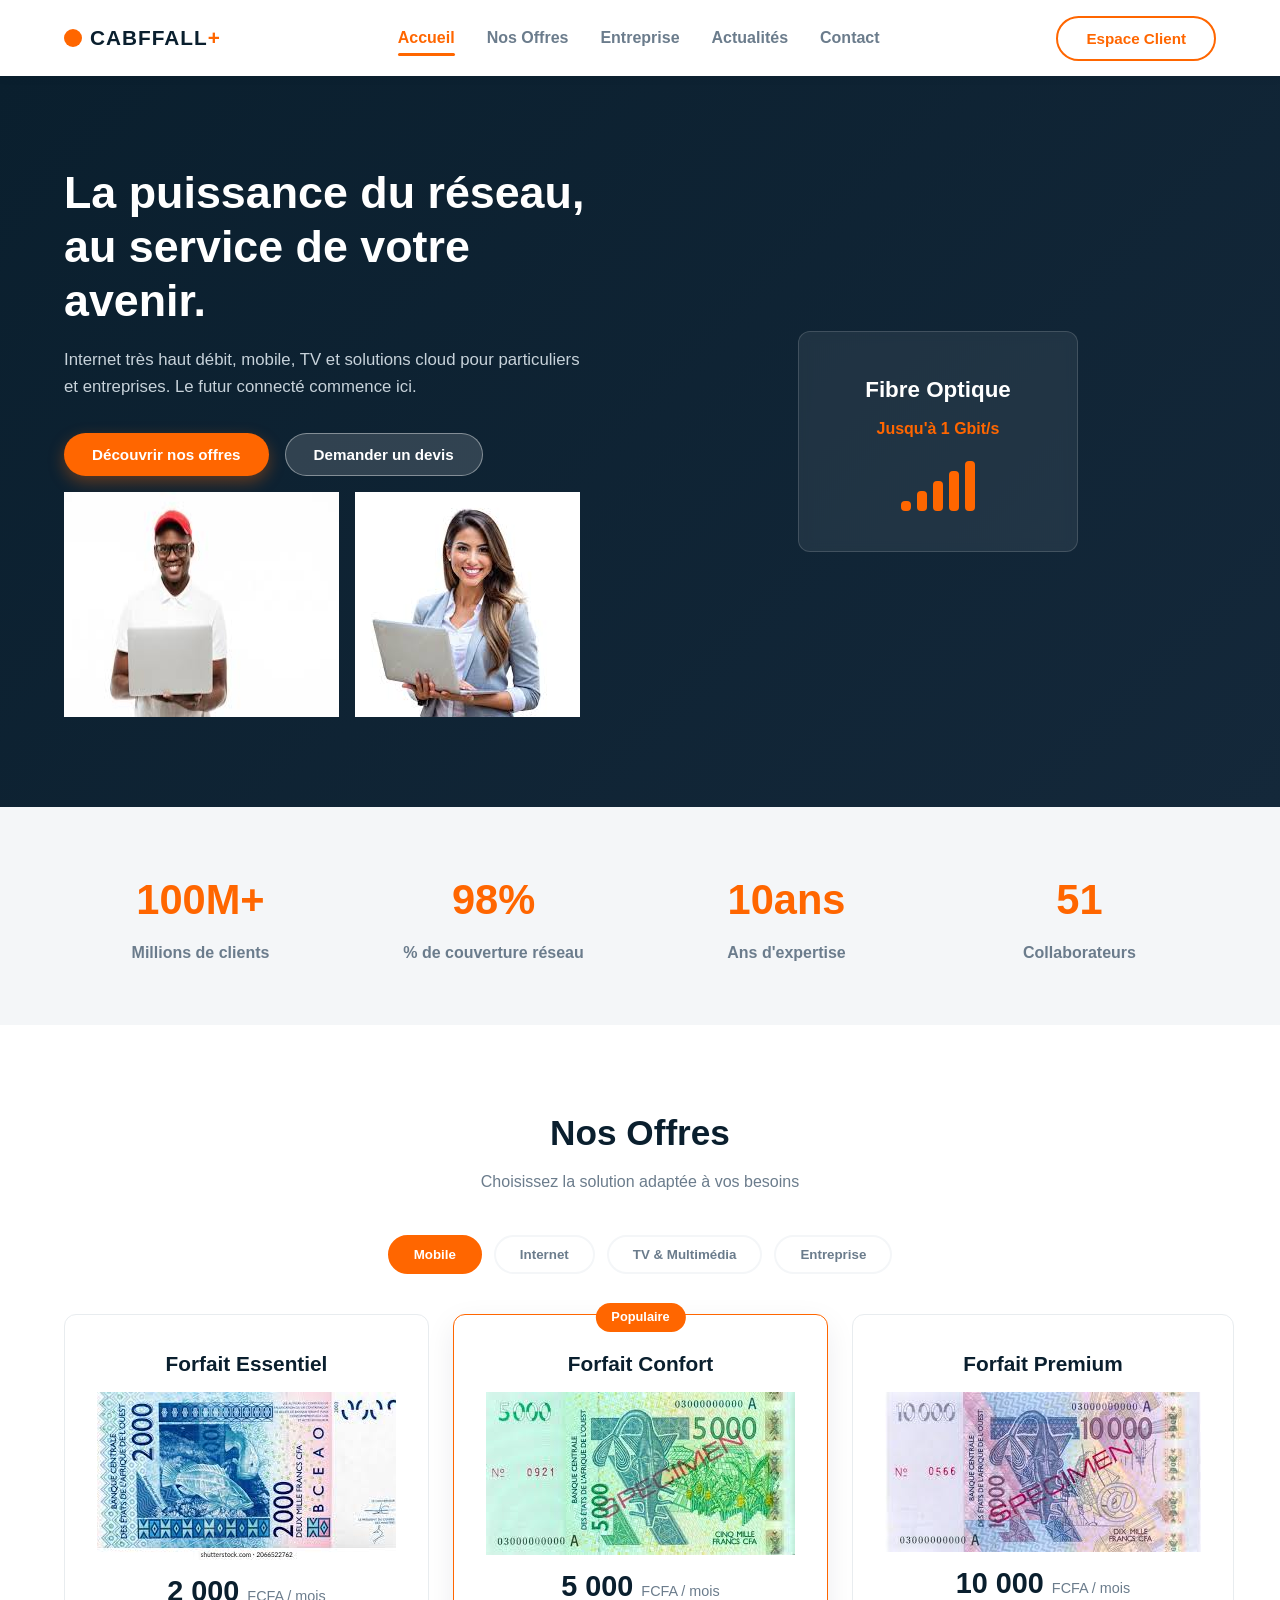
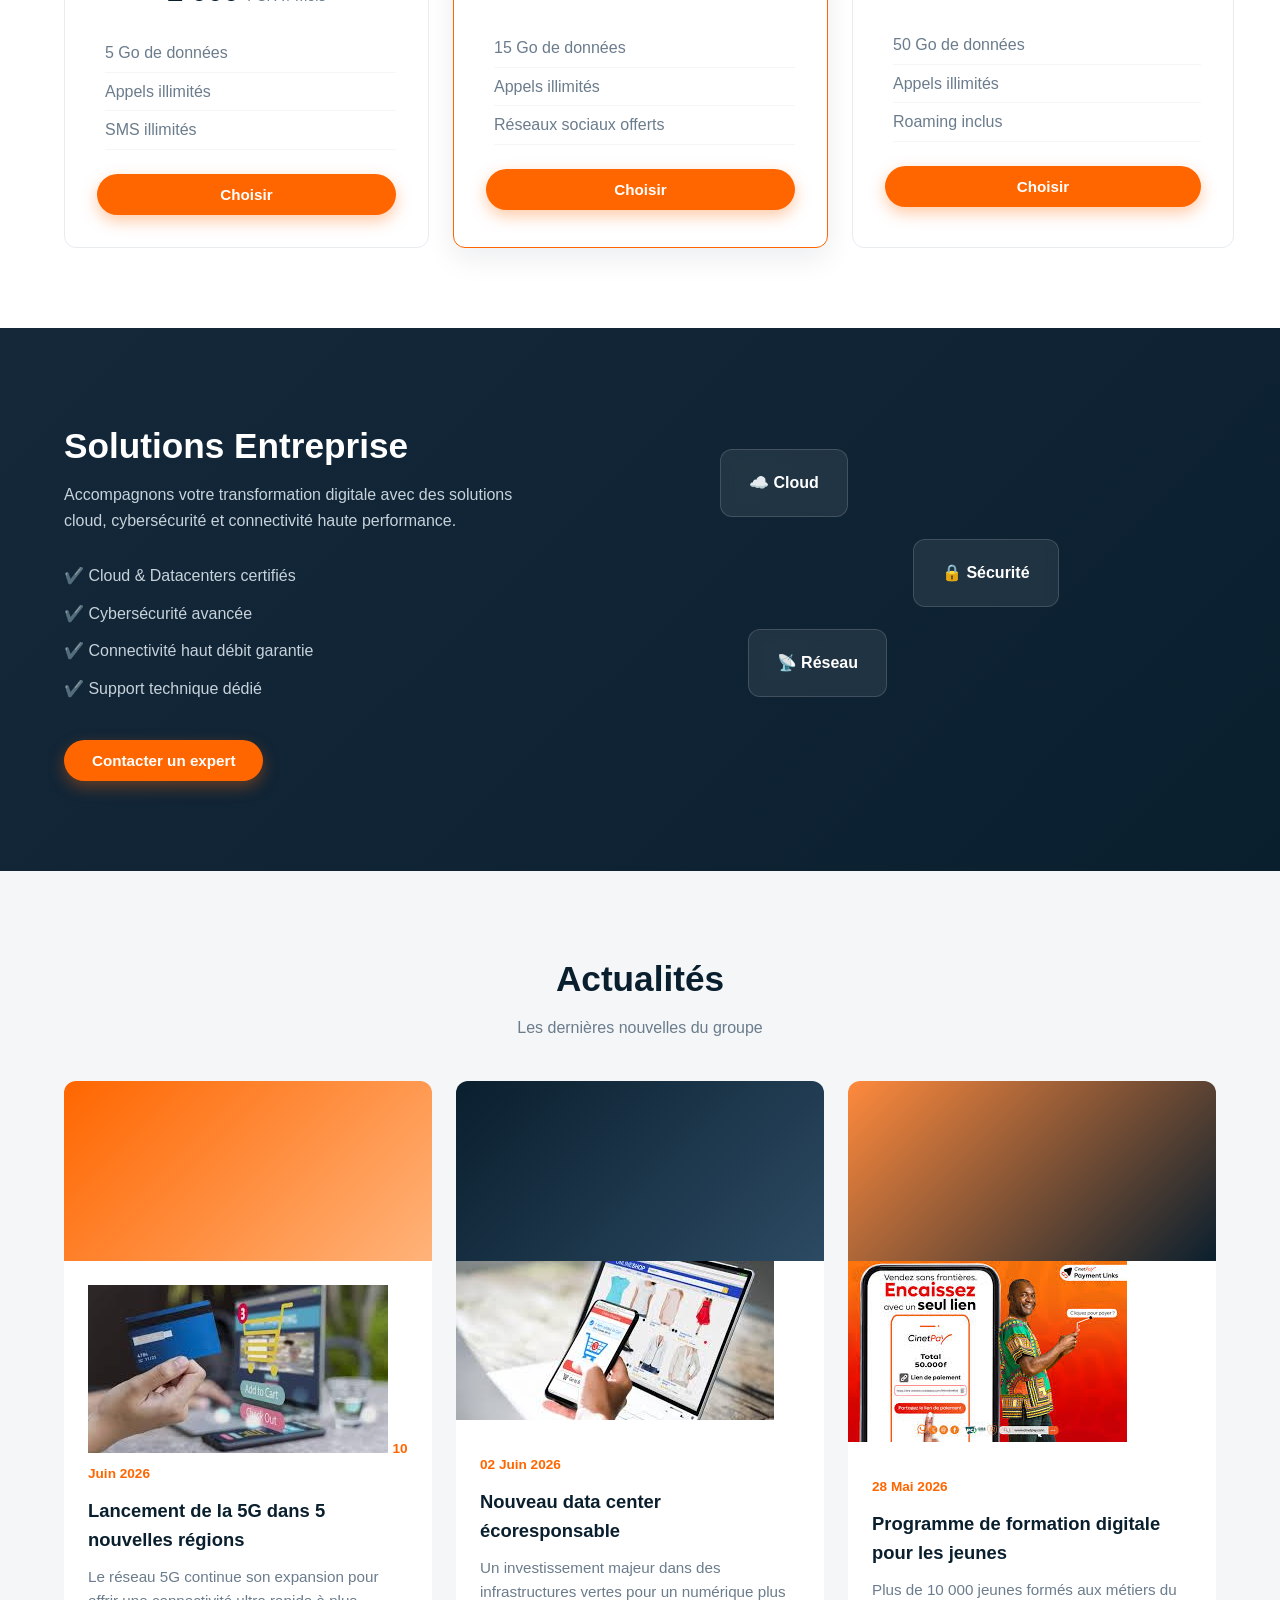
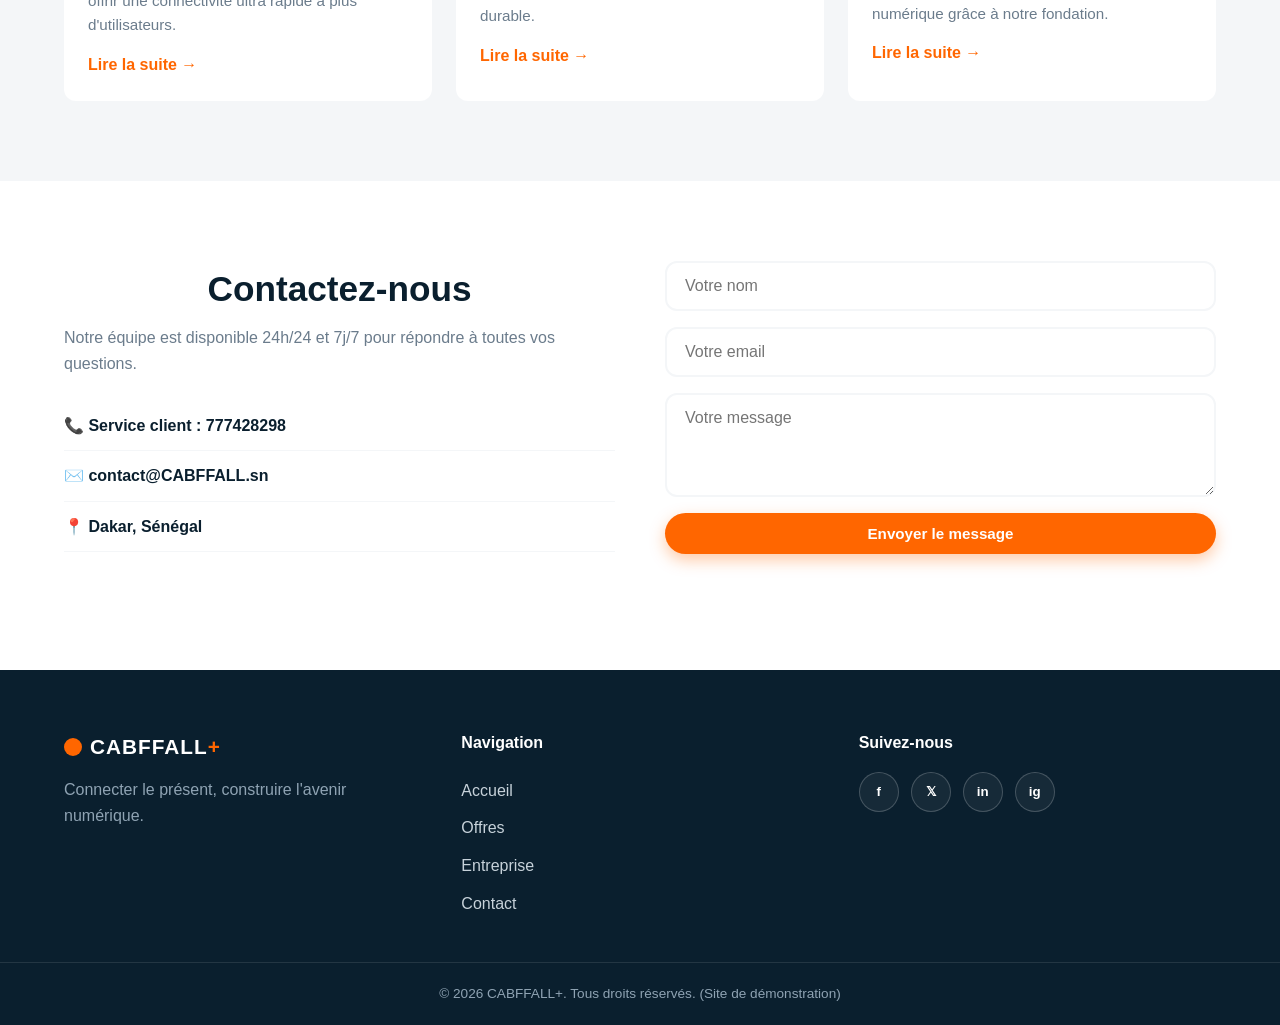
<file: Projet 3/index.html>
<!DOCTYPE html>
<html lang="fr">
<head>
  <meta charset="UTF-8">
  <meta name="viewport" content="width=device-width, initial-scale=1.0">
  <title>CABFFALL+ — Connecter l'avenir</title>
  <link rel="stylesheet" href="style.css">
</head>
<body>

  <!-- HEADER -->
  <header class="header">
    <div class="container header-inner">
      <div class="logo">
        <span class="logo-circle"></span>
        <span class="logo-text">CABFFALL<span class="logo-plus">+</span></span>
      </div>
      <nav class="nav" id="mainNav">
        <ul>
          <li><a href="#accueil" class="nav-link active" data-section="accueil">Accueil</a></li>
          <li><a href="#offres" class="nav-link" data-section="offres">Nos Offres</a></li>
          <li><a href="#entreprise" class="nav-link" data-section="entreprise">Entreprise</a></li>
          <li><a href="#actualites" class="nav-link" data-section="actualites">Actualités</a></li>
          <li><a href="#contact" class="nav-link" data-section="contact">Contact</a></li>
        </ul>
      </nav>
      <div class="header-actions">
        <button class="btn btn-outline" id="loginBtn">Espace Client</button>
        <button class="burger" id="burgerBtn" aria-label="Menu">
          <span></span><span></span><span></span>
        </button>
      </div>
    </div>
  </header>

  <!-- HERO -->
  <section class="hero" id="accueil">
    <div class="container hero-content">
      <div class="hero-text">
        <h1>La puissance du réseau, <br> au service de votre avenir.</h1>
        <p>Internet très haut débit, mobile, TV et solutions cloud pour particuliers et entreprises. Le futur connecté commence ici.</p>
        <div class="hero-buttons">
          <button class="btn btn-primary" id="discoverBtn">Découvrir nos offres</button>
          <button class="btn btn-ghost" id="quoteBtn">Demander un devis</button>
          <img src="[data-uri]" alt="">
          <img src="[data-uri]" alt="">
        </div>
      </div>
      <div class="hero-visual">
        <div class="hero-card">
          <h3>Fibre Optique</h3>
          <p>Jusqu'à 1 Gbit/s</p>
          <div class="signal-bars">
            <span></span><span></span><span></span><span></span><span></span>
          </div>
        </div>
      </div>
    </div>
  </section>

  <!-- STATS -->
  <section class="stats">
    <div class="container stats-grid">
      <div class="stat-item">
        <h2 class="counter" data-target="20">100M+</h2>
        <p>Millions de clients</p>
      </div>
      <div class="stat-item">
        <h2 class="counter" data-target="98">98%</h2>
        <p>% de couverture réseau</p>
      </div>
      <div class="stat-item">
        <h2 class="counter" data-target="40">10ans</h2>
        <p>Ans d'expertise</p>
      </div>
      <div class="stat-item">
        <h2 class="counter" data-target="5000">51</h2>
        <p>Collaborateurs</p>
      </div>
    </div>
  </section>

  <!-- OFFRES -->
  <section class="offers" id="offres">
    <div class="container">
      <h2 class="section-title">Nos Offres</h2>
      <p class="section-subtitle">Choisissez la solution adaptée à vos besoins</p>

      <div class="tabs">
        <button class="tab-btn active" data-tab="mobile">Mobile</button>
        <button class="tab-btn" data-tab="internet">Internet</button>
        <button class="tab-btn" data-tab="tv">TV & Multimédia</button>
        <button class="tab-btn" data-tab="pro">Entreprise</button>
      </div>

      <!-- Mobile -->
      <div class="tab-content active" id="mobile">
        <div class="cards-grid">
          <div class="card">
            <h3>Forfait Essentiel</h3>
            <img src="[data-uri]" alt="">
            <p class="price">2 000 <span>FCFA / mois</span></p>
            <ul>
              <li>5 Go de données</li>
              <li>Appels illimités</li>
              <li>SMS illimités</li>
            </ul>
            <button class="btn btn-primary card-btn">Choisir</button>
          </div>
          <div class="card featured">
            <span class="badge">Populaire</span>
            <h3>Forfait Confort</h3>
            <img src="[data-uri]" alt="">
            <p class="price">5 000 <span>FCFA / mois</span></p>
            <ul>
              <li>15 Go de données</li>
              <li>Appels illimités</li>
              <li>Réseaux sociaux offerts</li>
            </ul>
            <button class="btn btn-primary card-btn">Choisir</button>
          </div>
          <div class="card">
            <h3>Forfait Premium</h3>
            <img src="[data-uri]" alt="">
            <p class="price">10 000 <span>FCFA / mois</span></p>
            <ul>
              <li>50 Go de données</li>
              <li>Appels illimités</li>
              <li>Roaming inclus</li>
            </ul>
            <button class="btn btn-primary card-btn">Choisir</button>
          </div>
        </div>
      </div>

      <!-- Internet -->
      <div class="tab-content" id="internet">
        <div class="cards-grid">
          <div class="card">
            <h3>Fibre Start</h3>
            <p class="price">15 000 <span>FCFA / mois</span></p>
            <ul>
              <li>20 Mbit/s</li>
              <li>Wifi inclus</li>
              <li>Installation gratuite</li>
            </ul>
            <button class="btn btn-primary card-btn">Choisir</button>
          </div>
          <div class="card featured">
            <span class="badge">Populaire</span>
            <h3>Fibre Boost</h3>
            <p class="price">25 000 <span>FCFA / mois</span></p>
            <ul>
              <li>100 Mbit/s</li>
              <li>Wifi 6 inclus</li>
              <li>Support prioritaire</li>
            </ul>
            <button class="btn btn-primary card-btn">Choisir</button>
          </div>
          <div class="card">
            <h3>Fibre Max</h3>
            <p class="price">45 000 <span>FCFA / mois</span></p>
            <ul>
              <li>1 Gbit/s</li>
              <li>Wifi 6 + Mesh</li>
              <li>IP fixe incluse</li>
            </ul>
            <button class="btn btn-primary card-btn">Choisir</button>
          </div>
        </div>
      </div>

      <!-- TV -->
      <div class="tab-content" id="tv">
        <div class="cards-grid">
          <div class="card">
            <h3>TV Essentiel</h3>
            <p class="price">3 000 <span>FCFA / mois</span></p>
            <ul>
              <li>50 chaînes</li>
              <li>Replay 7 jours</li>
            </ul>
            <button class="btn btn-primary card-btn">Choisir</button>
          </div>
          <div class="card featured">
            <span class="badge">Populaire</span>
            <h3>TV Confort</h3>
            <p class="price">7 000 <span>FCFA / mois</span></p>
            <ul>
              <li>120 chaînes</li>
              <li>Cinéma & Sport</li>
            </ul>
            <button class="btn btn-primary card-btn">Choisir</button>
          </div>
          <div class="card">
            <h3>TV Premium</h3>
            <p class="price">12 000 <span>FCFA / mois</span></p>
            <ul>
              <li>200+ chaînes</li>
              <li>4K & Multi-écrans</li>
            </ul>
            <button class="btn btn-primary card-btn">Choisir</button>
          </div>
        </div>
      </div>

      <!-- Pro -->
      <div class="tab-content" id="pro">
        <div class="cards-grid">
          <div class="card">
            <h3>Pack PME</h3>
            <p class="price">35 000 <span>FCFA / mois</span></p>
            <ul>
              <li>Internet dédié</li>
              <li>Lignes fixes illimitées</li>
            </ul>
            <button class="btn btn-primary card-btn">Choisir</button>
          </div>
          <div class="card featured">
            <span class="badge">Populaire</span>
            <h3>Pack Business</h3>
            <p class="price">75 000 <span>FCFA / mois</span></p>
            <ul>
              <li>Fibre symétrique</li>
              <li>Cloud & Sécurité</li>
            </ul>
            <button class="btn btn-primary card-btn">Choisir</button>
          </div>
          <div class="card">
            <h3>Pack Enterprise</h3>
            <p class="price">Sur devis</p>
            <ul>
              <li>Solutions sur mesure</li>
              <li>Support dédié 24/7</li>
            </ul>
            <button class="btn btn-primary card-btn">Choisir</button>
          </div>
        </div>
      </div>
    </div>
  </section>

  <!-- ENTREPRISE -->
  <section class="enterprise" id="entreprise">
    <div class="container enterprise-inner">
      <div class="enterprise-text">
        <h2 class="section-title light">Solutions Entreprise</h2>
        <p>Accompagnons votre transformation digitale avec des solutions cloud, cybersécurité et connectivité haute performance.</p>
        <ul class="check-list">
          <li>✔️ Cloud & Datacenters certifiés</li>
          <li>✔️ Cybersécurité avancée</li>
          <li>✔️ Connectivité haut débit garantie</li>
          <li>✔️ Support technique dédié</li>
        </ul>
        <button class="btn btn-primary" id="enterpriseBtn">Contacter un expert</button>
      </div>
      <div class="enterprise-visual">
        <div class="floating-card card-1">☁️ Cloud</div>
        <div class="floating-card card-2">🔒 Sécurité</div>
        <div class="floating-card card-3">📡 Réseau</div>
      </div>
    </div>
  </section>

  <!-- ACTUALITES -->
  <section class="news" id="actualites">
    <div class="container">
      <h2 class="section-title">Actualités</h2>
      <p class="section-subtitle">Les dernières nouvelles du groupe</p>
      <div class="news-grid">
        <article class="news-card">
          <div class="news-img img1"></div>
          <div class="news-body">
            <img src="[data-uri]" alt="">
            <span class="news-date">10 Juin 2026</span>
            <h3>Lancement de la 5G dans 5 nouvelles régions</h3>
            <p>Le réseau 5G continue son expansion pour offrir une connectivité ultra rapide à plus d'utilisateurs.</p>
            <a href="#" class="read-more">Lire la suite →</a>
          </div>
        </article>
        <article class="news-card">
          <div class="news-img img2"></div>
          <img src="[data-uri]" alt="">
          <div class="news-body">
            <span class="news-date">02 Juin 2026</span>
            <h3>Nouveau data center écoresponsable</h3>
            <p>Un investissement majeur dans des infrastructures vertes pour un numérique plus durable.</p>
            <a href="#" class="read-more">Lire la suite →</a>
          </div>
        </article>
        <article class="news-card">
          <div class="news-img img3"></div>
          <img src="[data-uri]" alt="">
          <div class="news-body">
            <span class="news-date">28 Mai 2026</span>
            <h3>Programme de formation digitale pour les jeunes</h3>
            <p>Plus de 10 000 jeunes formés aux métiers du numérique grâce à notre fondation.</p>
            <a href="#" class="read-more">Lire la suite →</a>
          </div>
        </article>
      </div>
    </div>
  </section>

  <!-- CONTACT -->
  <section class="contact" id="contact">
    <div class="container contact-inner">
      <div class="contact-info">
        <h2 class="section-title">Contactez-nous</h2>
        <p>Notre équipe est disponible 24h/24 et 7j/7 pour répondre à toutes vos questions.</p>
        <div class="contact-item">📞 Service client : 777428298</div>
        <div class="contact-item">✉️ contact@CABFFALL.sn</div>
        <div class="contact-item">📍 Dakar, Sénégal</div>
      </div>
      <form class="contact-form" id="contactForm">
        <input type="text" id="nameInput" placeholder="Votre nom" required>
        <input type="email" id="emailInput" placeholder="Votre email" required>
        <textarea id="messageInput" rows="4" placeholder="Votre message" required></textarea>
        <button type="submit" class="btn btn-primary">Envoyer le message</button>
        <p class="form-msg" id="formMsg"></p>
      </form>
    </div>
  </section>

  <!-- FOOTER -->
  <footer class="footer">
    <div class="container footer-inner">
      <div class="footer-col">
        <div class="logo">
          <span class="logo-circle"></span>
          <span class="logo-text">CABFFALL<span class="logo-plus">+</span></span>
        </div>
        <p>Connecter le présent, construire l'avenir numérique.</p>
      </div>
      <div class="footer-col">
        <h4>Navigation</h4>
        <ul>
          <li><a href="#accueil">Accueil</a></li>
          <li><a href="#offres">Offres</a></li>
          <li><a href="#entreprise">Entreprise</a></li>
          <li><a href="#contact">Contact</a></li>
        </ul>
      </div>
      <div class="footer-col">
        <h4>Suivez-nous</h4>
        <div class="social-links">
          <button class="social-btn" data-social="Facebook">f</button>
          <button class="social-btn" data-social="Twitter">𝕏</button>
          <button class="social-btn" data-social="LinkedIn">in</button>
          <button class="social-btn" data-social="Instagram">ig</button>
        </div>
      </div>
    </div>
    <div class="footer-bottom">
      <p>©️ 2026 CABFFALL+. Tous droits réservés. (Site de démonstration)</p>
    </div>
  </footer>

  <!-- MODAL -->
  <div class="modal-overlay" id="modalOverlay">
    <div class="modal">
      <button class="modal-close" id="modalClose">×</button>
      <h3 id="modalTitle">Titre</h3>
      <p id="modalText">Contenu</p>
      <button class="btn btn-primary" id="modalOkBtn">OK</button>
    </div>
  </div>

  <!-- TOAST -->
  <div class="toast" id="toast"></div>

  
  <script src="script.js"></script>
</body>
</html>
</file>
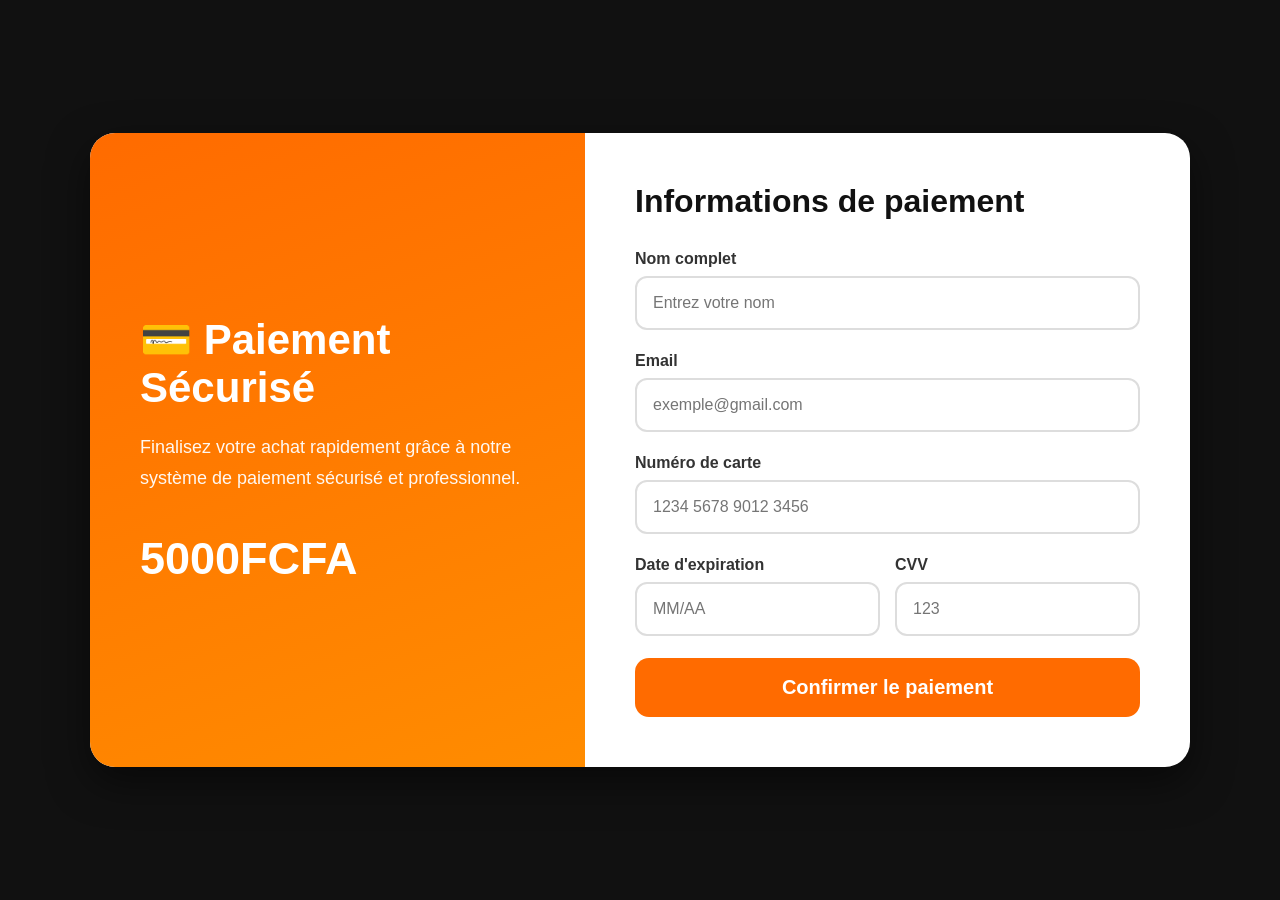
<file: Projet 3/paiement.html>
<!DOCTYPE html>
<html lang="fr">
<head>
<meta charset="UTF-8">
<meta name="viewport" content="width=device-width, initial-scale=1.0">
<title>Paiement Sécurisé</title>

<style>

*{
    margin:0;
    padding:0;
    box-sizing:border-box;
    font-family:Arial, sans-serif;
}

body{
    background:#111;
    display:flex;
    justify-content:center;
    align-items:center;
    min-height:100vh;
    padding:40px;
}

/* CONTENEUR PRINCIPAL */

.container{
    width:100%;
    max-width:1100px;
    background:white;
    border-radius:25px;
    overflow:hidden;
    display:flex;
    box-shadow:0 15px 40px rgba(0,0,0,0.5);
}

/* PARTIE GAUCHE */

.left{
    width:45%;
    background:linear-gradient(160deg,#ff6b00,#ff8c00);
    color:white;
    padding:50px;
    display:flex;
    flex-direction:column;
    justify-content:center;
}

.left h1{
    font-size:42px;
    margin-bottom:20px;
}

.left p{
    font-size:18px;
    line-height:1.7;
    opacity:0.95;
}

.price{
    margin-top:40px;
    font-size:45px;
    font-weight:bold;
}

/* PARTIE DROITE */

.right{
    width:55%;
    padding:50px;
}

.right h2{
    color:#111;
    margin-bottom:30px;
    font-size:32px;
}

/* INPUTS */

.input-box{
    margin-bottom:22px;
}

.input-box label{
    display:block;
    margin-bottom:8px;
    font-weight:bold;
    color:#333;
}

.input-box input{
    width:100%;
    padding:16px;
    border:2px solid #ddd;
    border-radius:12px;
    font-size:16px;
    transition:0.3s;
}

.input-box input:focus{
    border-color:#ff6b00;
    outline:none;
}

/* LIGNE */

.row{
    display:flex;
    gap:15px;
}

.row .input-box{
    width:50%;
}

/* BOUTON */

.pay-btn{
    width:100%;
    padding:18px;
    border:none;
    border-radius:14px;
    background:#ff6b00;
    color:white;
    font-size:20px;
    font-weight:bold;
    cursor:pointer;
    transition:0.3s;
}

.pay-btn:hover{
    background:#e55f00;
    transform:scale(1.02);
}

/* MESSAGE */

.success{
    margin-top:25px;
    background:#e8ffe8;
    color:green;
    padding:15px;
    border-radius:10px;
    text-align:center;
    font-weight:bold;
    display:none;
}

/* MOBILE */

@media(max-width:900px){

    .container{
        flex-direction:column;
    }

    .left,
    .right{
        width:100%;
    }

    .left{
        text-align:center;
    }

}

</style>
</head>

<body>

<div class="container">

    <!-- GAUCHE -->

    <div class="left">
        <h1>💳 Paiement Sécurisé</h1>

        <p>
            Finalisez votre achat rapidement grâce à notre système
            de paiement sécurisé et professionnel.
        </p>

        <div class="price">
            5000FCFA
            

        </div>
    </div>

    <!-- DROITE -->

    <div class="right">

        <h2>Informations de paiement</h2>

        <div class="input-box">
            <label>Nom complet</label>
            <input type="text" placeholder="Entrez votre nom">
        </div>

        <div class="input-box">
            <label>Email</label>
            <input type="email" placeholder="exemple@gmail.com">
        </div>

        <div class="input-box">
            <label>Numéro de carte</label>
            <input type="text" placeholder="1234 5678 9012 3456">
        </div>

        <div class="row">

            <div class="input-box">
                <label>Date d'expiration</label>
                <input type="text" placeholder="MM/AA">
            </div>

            <div class="input-box">
                <label>CVV</label>
                <input type="password" placeholder="123">
            </div>

        </div>

        <button class="pay-btn" onclick="payer()">
            Confirmer le paiement
        </button>

        <div class="success" id="successMessage">
            ✅ Paiement confirmé avec succès !
        </div>

    </div>

</div>

<script>

function payer(){

    document.getElementById("successMessage").style.display = "block";

}

</script>

</body>
</html>
</file>
<file: Projet 3/style.css>
/* ====== VARIABLES ====== */
:root {
  --orange: #FF6600;
  --orange-dark: #E25500;
  --dark: #0A1F2E;
  --dark-2: #14283A;
  --gray: #6B7C8C;
  --light-gray: #F4F6F8;
  --white: #FFFFFF;
  --radius: 12px;
  --shadow: 0 10px 30px rgba(10,31,46,0.08);
  --transition: all 0.25s ease;
}

* { margin:0; padding:0; box-sizing:border-box; }

body {
  font-family: 'Segoe UI', Roboto, Arial, sans-serif;
  color: var(--dark);
  line-height: 1.6;
  background: var(--white);
}

.container {
  max-width: 1200px;
  margin: 0 auto;
  padding: 0 24px;
}

a { text-decoration:none; color:inherit; }
ul { list-style:none; }

/* ====== BUTTONS ====== */
.btn {
  padding: 12px 28px;
  border-radius: 999px;
  border: none;
  font-weight: 600;
  font-size: 0.95rem;
  cursor: pointer;
  transition: var(--transition);
}
.btn-primary {
  background: var(--orange);
  color: var(--white);
  box-shadow: 0 6px 16px rgba(255,102,0,0.35);
}
.btn-primary:hover {
  background: var(--orange-dark);
  transform: translateY(-2px);
}
.btn-outline {
  background: transparent;
  border: 2px solid var(--orange);
  color: var(--orange);
}
.btn-outline:hover {
  background: var(--orange);
  color: var(--white);
}
.btn-ghost {
  background: rgba(255,255,255,0.15);
  color: var(--white);
  border: 1px solid rgba(255,255,255,0.4);
}
.btn-ghost:hover {
  background: rgba(255,255,255,0.3);
}

/* ====== HEADER ====== */
.header {
  position: sticky;
  top: 0;
  z-index: 1000;
  background: var(--white);
  box-shadow: 0 2px 10px rgba(0,0,0,0.05);
}
.header-inner {
  display: flex;
  align-items: center;
  justify-content: space-between;
  height: 76px;
}
.logo {
  display:flex;
  align-items:center;
  gap:8px;
  font-weight:800;
  font-size:1.3rem;
  letter-spacing: 1px;
}
.logo-circle {
  width:18px; height:18px;
  background: var(--orange);
  border-radius:50%;
  display:inline-block;
}
.logo-plus { color: var(--orange); }

.nav ul { display:flex; gap:32px; }
.nav-link {
  font-weight:600;
  color: var(--gray);
  position:relative;
  padding:6px 0;
  transition: var(--transition);
}
.nav-link:hover, .nav-link.active { color: var(--orange); }
.nav-link.active::after {
  content:'';
  position:absolute;
  left:0; bottom:-4px;
  width:100%; height:3px;
  background: var(--orange);
  border-radius:3px;
}
.header-actions { display:flex; align-items:center; gap:16px; }

.burger { display:none; flex-direction:column; gap:5px; background:none; border:none; cursor:pointer; }
.burger span { width:26px; height:3px; background: var(--dark); border-radius:3px; transition: var(--transition); }

/* ====== HERO ====== */
.hero {
  background: linear-gradient(135deg, var(--dark) 0%, var(--dark-2) 100%);
  color: var(--white);
  padding: 90px 0;
  overflow:hidden;
}
.hero-content {
  display:flex;
  align-items:center;
  justify-content:space-between;
  gap:40px;
  flex-wrap:wrap;
}
.hero-text { flex:1; min-width:320px; }
.hero-text h1 {
  font-size: 2.8rem;
  font-weight:800;
  margin-bottom:20px;
  line-height:1.2;
}
.hero-text p {
  color: #C7D2DA;
  font-size:1.05rem;
  max-width:520px;
  margin-bottom:32px;
}
.hero-buttons { display:flex; gap:16px; flex-wrap:wrap; }

.hero-visual { flex:1; display:flex; justify-content:center; min-width:280px; }
.hero-card {
  background: rgba(255,255,255,0.07);
  border:1px solid rgba(255,255,255,0.15);
  border-radius: var(--radius);
  padding: 40px;
  width: 280px;
  text-align:center;
  backdrop-filter: blur(6px);
}
.hero-card h3 { font-size:1.4rem; margin-bottom:8px; }
.hero-card p { color: var(--orange); font-weight:700; margin-bottom:20px; }
.signal-bars { display:flex; gap:6px; justify-content:center; align-items:flex-end; height:50px; }
.signal-bars span {
  width:10px;
  background: var(--orange);
  border-radius:4px;
  animation: pulse 1.4s infinite ease-in-out;
}
.signal-bars span:nth-child(1){height:20%; animation-delay:0s;}
.signal-bars span:nth-child(2){height:40%; animation-delay:0.1s;}
.signal-bars span:nth-child(3){height:60%; animation-delay:0.2s;}
.signal-bars span:nth-child(4){height:80%; animation-delay:0.3s;}
.signal-bars span:nth-child(5){height:100%; animation-delay:0.4s;}
@keyframes pulse {
  0%, 100% { opacity:0.4; transform:scaleY(0.6); }
  50% { opacity:1; transform:scaleY(1); }
}

/* ====== STATS ====== */
.stats { background: var(--light-gray); padding:60px 0; }
.stats-grid {
  display:grid;
  grid-template-columns: repeat(4, 1fr);
  text-align:center;
  gap:20px;
}
.counter { font-size:2.6rem; font-weight:800; color: var(--orange); }
.stat-item p { color: var(--gray); font-weight:600; margin-top:6px; }

/* ====== SECTION TITLES ====== */
.section-title {
  font-size: 2.2rem;
  font-weight:800;
  text-align:center;
  margin-bottom:8px;
}
.section-title.light { text-align:left; color:var(--white); }
.section-subtitle {
  text-align:center;
  color: var(--gray);
  margin-bottom:40px;
}

/* ====== OFFERS / TABS ====== */
.offers { padding: 80px 0; }
.tabs {
  display:flex;
  justify-content:center;
  gap:12px;
  margin-bottom:40px;
  flex-wrap:wrap;
}
.tab-btn {
  padding:10px 24px;
  border-radius:999px;
  border:2px solid var(--light-gray);
  background: var(--white);
  font-weight:600;
  cursor:pointer;
  color: var(--gray);
  transition: var(--transition);
}
.tab-btn:hover { border-color: var(--orange); color: var(--orange); }
.tab-btn.active {
  background: var(--orange);
  border-color: var(--orange);
  color: var(--white);
}

.tab-content { display:none; }
.tab-content.active {
  display:block;
  animation: fadeIn 0.4s ease;
}
@keyframes fadeIn {
  from { opacity:0; transform: translateY(10px); }
  to { opacity:1; transform: translateY(0); }
}

.cards-grid {
  display:grid;
  grid-template-columns: repeat(3, 1fr);
  gap:24px;
}
.card {
  background: var(--white);
  border:1px solid #E8ECEF;
  border-radius: var(--radius);
  padding: 32px;
  text-align:center;
  position:relative;
  transition: var(--transition);
}
.card:hover {
  box-shadow: var(--shadow);
  transform: translateY(-6px);
}
.card.featured {
  border-color: var(--orange);
  box-shadow: var(--shadow);
}
.badge {
  position:absolute;
  top:-12px; left:50%;
  transform:translateX(-50%);
  background: var(--orange);
  color:var(--white);
  padding:4px 16px;
  border-radius:999px;
  font-size:0.8rem;
  font-weight:700;
}
.card h3 { font-size:1.3rem; margin-bottom:12px; }
.card .price {
  font-size:1.8rem;
  font-weight:800;
  color: var(--dark);
  margin-bottom:20px;
}
.card .price span { font-size:0.9rem; color:var(--gray); font-weight:500; }
.card ul { margin-bottom:24px; text-align:left; padding-left:8px; }
.card ul li {
  padding:6px 0;
  color: var(--gray);
  border-bottom:1px solid var(--light-gray);
}
.card-btn { width:100%; }

/* ====== ENTERPRISE ====== */
.enterprise {
  background: linear-gradient(135deg, var(--dark-2) 0%, var(--dark) 100%);
  padding: 90px 0;
}
.enterprise-inner {
  display:flex;
  align-items:center;
  justify-content:space-between;
  gap:50px;
  flex-wrap:wrap;
}
.enterprise-text { flex:1; min-width:320px; }
.enterprise-text p { color:#C7D2DA; margin-bottom:24px; max-width:480px; }
.check-list { margin-bottom:32px; }
.check-list li { color:#C7D2DA; padding:6px 0; font-weight:500; }

.enterprise-visual {
  flex:1;
  min-width:280px;
  position:relative;
  height:300px;
}
.floating-card {
  position:absolute;
  background: rgba(255,255,255,0.08);
  border:1px solid rgba(255,255,255,0.15);
  color: var(--white);
  padding:20px 28px;
  border-radius: var(--radius);
  font-weight:700;
  backdrop-filter: blur(6px);
  animation: float 4s ease-in-out infinite;
}
.card-1 { top:0; left:10%; animation-delay:0s; }
.card-2 { top:90px; left:45%; animation-delay:1s; }
.card-3 { top:180px; left:15%; animation-delay:2s; }
@keyframes float {
  0%,100% { transform: translateY(0); }
  50% { transform: translateY(-15px); }
}

/* ====== NEWS ====== */
.news { padding:80px 0; background: var(--light-gray); }
.news-grid {
  display:grid;
  grid-template-columns: repeat(3, 1fr);
  gap:24px;
}
.news-card {
  background: var(--white);
  border-radius: var(--radius);
  overflow:hidden;
  transition: var(--transition);
}
.news-card:hover { box-shadow: var(--shadow); transform: translateY(-6px); }
.news-img { height:180px; background-size:cover; }
.img1 { background: linear-gradient(135deg, #FF6600, #FFB37A); }
.img2 { background: linear-gradient(135deg, #0A1F2E, #2C4A63); }
.img3 { background: linear-gradient(135deg, #FF8A3D, #0A1F2E); }
.news-body { padding:24px; }
.news-date { color: var(--orange); font-weight:700; font-size:0.85rem; }
.news-body h3 { margin:10px 0; font-size:1.15rem; }
.news-body p { color: var(--gray); font-size:0.95rem; margin-bottom:14px; }
.read-more { color: var(--orange); font-weight:700; }

/* ====== CONTACT ====== */
.contact { padding:80px 0; }
.contact-inner {
  display:flex;
  gap:50px;
  flex-wrap:wrap;
}
.contact-info { flex:1; min-width:300px; }
.contact-info p { color:var(--gray); margin-bottom:24px; }
.contact-item {
  padding:12px 0;
  font-weight:600;
  border-bottom:1px solid var(--light-gray);
}
.contact-form {
  flex:1;
  min-width:300px;
  display:flex;
  flex-direction:column;
  gap:16px;
}
.contact-form input, .contact-form textarea {
  padding:14px 18px;
  border:2px solid var(--light-gray);
  border-radius: var(--radius);
  font-size:1rem;
  font-family:inherit;
  transition: var(--transition);
}
.contact-form input:focus, .contact-form textarea:focus {
  outline:none;
  border-color: var(--orange);
}
.form-msg { font-weight:600; color: var(--orange); min-height:20px; }

/* ====== FOOTER ====== */
.footer { background: var(--dark); color:#C7D2DA; padding:60px 0 0; }
.footer-inner {
  display:flex;
  justify-content:space-between;
  gap:40px;
  flex-wrap:wrap;
  padding-bottom:40px;
}
.footer-col { flex:1; min-width:200px; }
.footer-col .logo { color: var(--white); margin-bottom:14px; }
.footer-col p { color:#8FA3B3; }
.footer-col h4 { color: var(--white); margin-bottom:16px; }
.footer-col ul li { padding:6px 0; }
.footer-col ul li a:hover { color: var(--orange); }
.social-links { display:flex; gap:12px; }
.social-btn {
  width:40px; height:40px;
  border-radius:50%;
  border:1px solid rgba(255,255,255,0.2);
  background: rgba(255,255,255,0.05);
  color: var(--white);
  font-weight:700;
  cursor:pointer;
  transition: var(--transition);
}
.social-btn:hover { background: var(--orange); border-color: var(--orange); }
.footer-bottom {
  text-align:center;
  padding:20px 0;
  border-top:1px solid rgba(255,255,255,0.1);
  font-size:0.85rem;
  color:#8FA3B3;
}

/* ====== MODAL ====== */
.modal-overlay {
  position:fixed; inset:0;
  background: rgba(10,31,46,0.6);
  display:flex; align-items:center; justify-content:center;
  z-index:2000;
  opacity:0; visibility:hidden;
  transition: var(--transition);
}
.modal-overlay.active { opacity:1; visibility:visible; }
.modal {
  background: var(--white);
  border-radius: var(--radius);
  padding:40px;
  max-width:420px;
  width:90%;
  position:relative;
  text-align:center;
  transform: scale(0.9);
  transition: var(--transition);
}
.modal-overlay.active .modal { transform: scale(1); }
.modal h3 { margin-bottom:12px; color: var(--dark); }
.modal p { color: var(--gray); margin-bottom:24px; }
.modal-close {
  position:absolute; top:14px; right:18px;
  background:none; border:none;
  font-size:1.6rem; cursor:pointer;
  color: var(--gray);
}

/* ====== TOAST ====== */
.toast {
  position:fixed;
  bottom:30px; right:30px;
  background: var(--dark);
  color: var(--white);
  padding:16px 24px;
  border-radius: var(--radius);
  font-weight:600;
  box-shadow: var(--shadow);
  transform: translateY(100px);
  opacity:0;
  transition: var(--transition);
  z-index:2000;
}
.toast.show { transform: translateY(0); opacity:1; }

/* ====== RESPONSIVE ====== */
@media (max-width: 900px) {
  .nav { position:absolute; top:76px; left:0; right:0; background:var(--white); box-shadow:var(--shadow); display:none; }
  .nav.open { display:block; }
  .nav ul { flex-direction:column; gap:0; padding:10px 24px; }
  .nav-link { display:block; padding:14px 0; }
  .nav-link.active::after { display:none; }
  .burger { display:flex; }
  .stats-grid { grid-template-columns: repeat(2,1fr); }
  .cards-grid { grid-template-columns: 1fr; }
  .news-grid { grid-template-columns: 1fr; }
  .hero-text h1 { font-size:2.1rem; }
}
</file>
